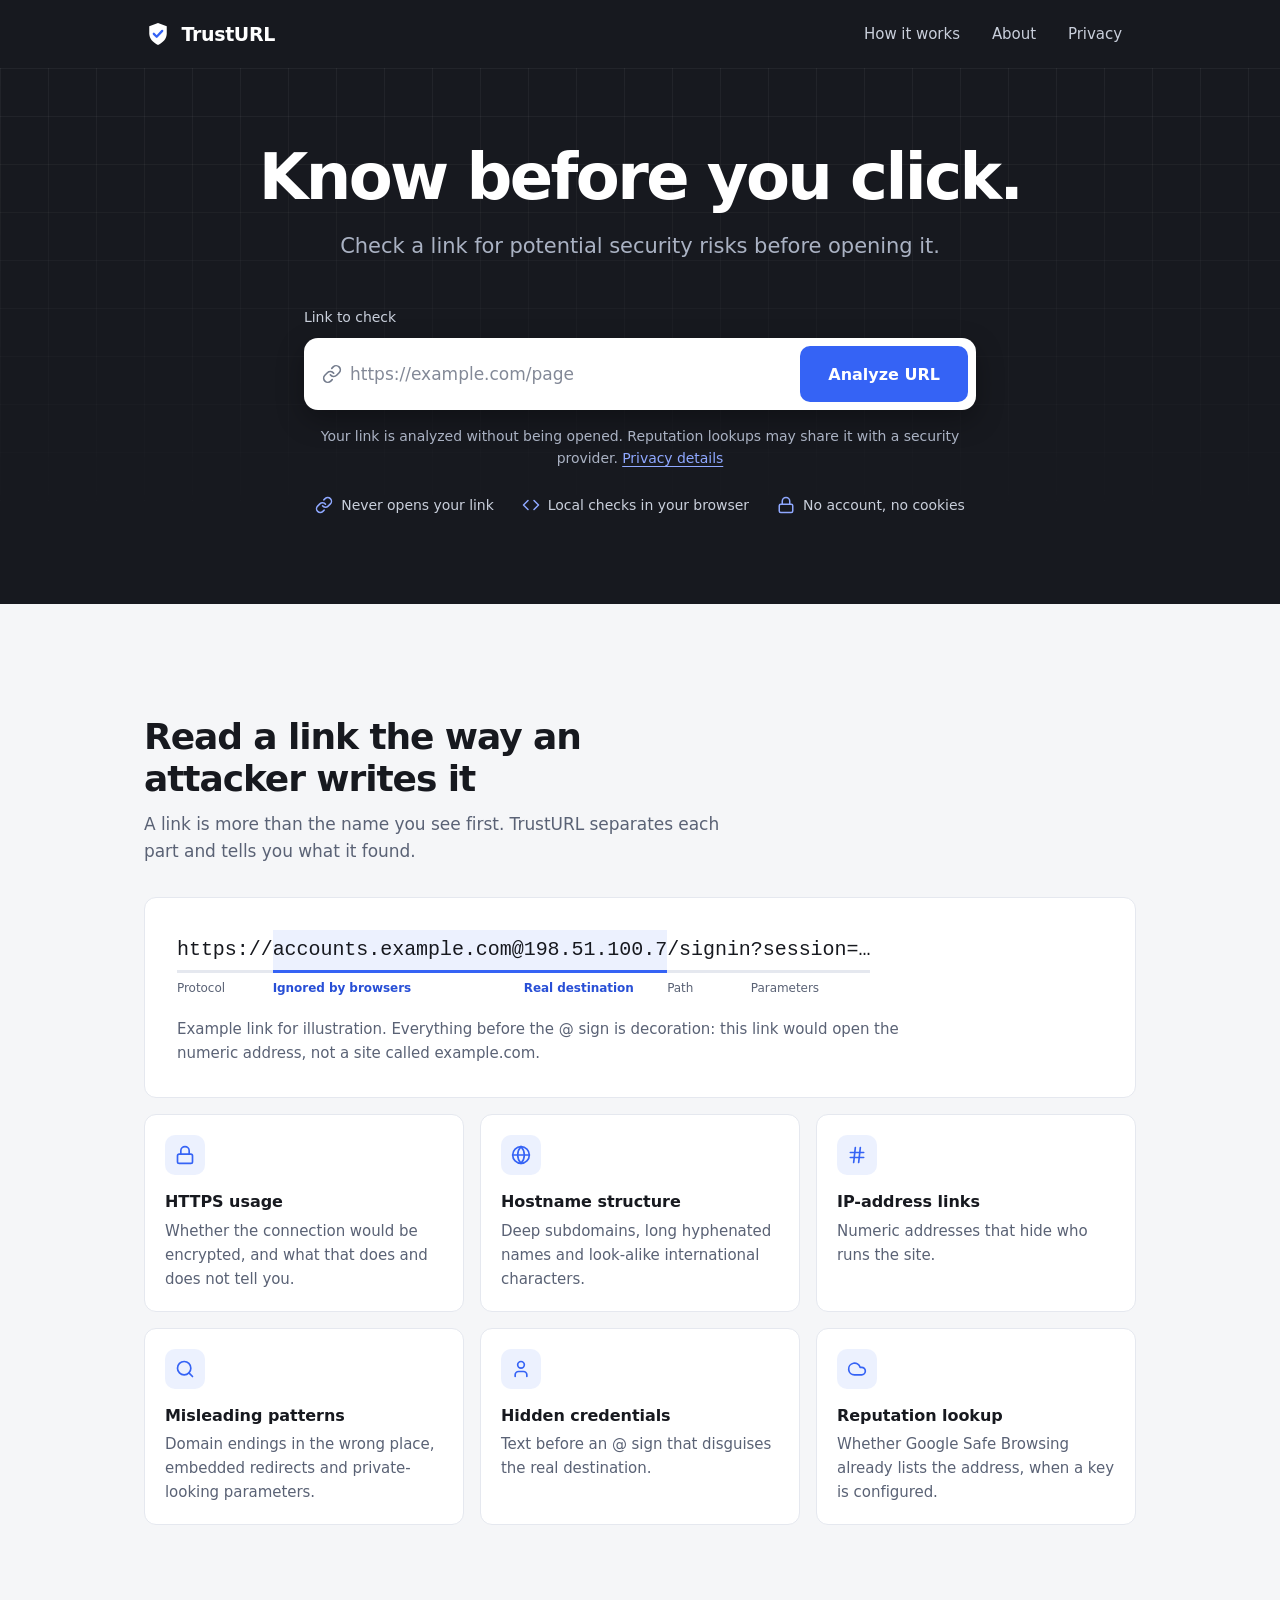
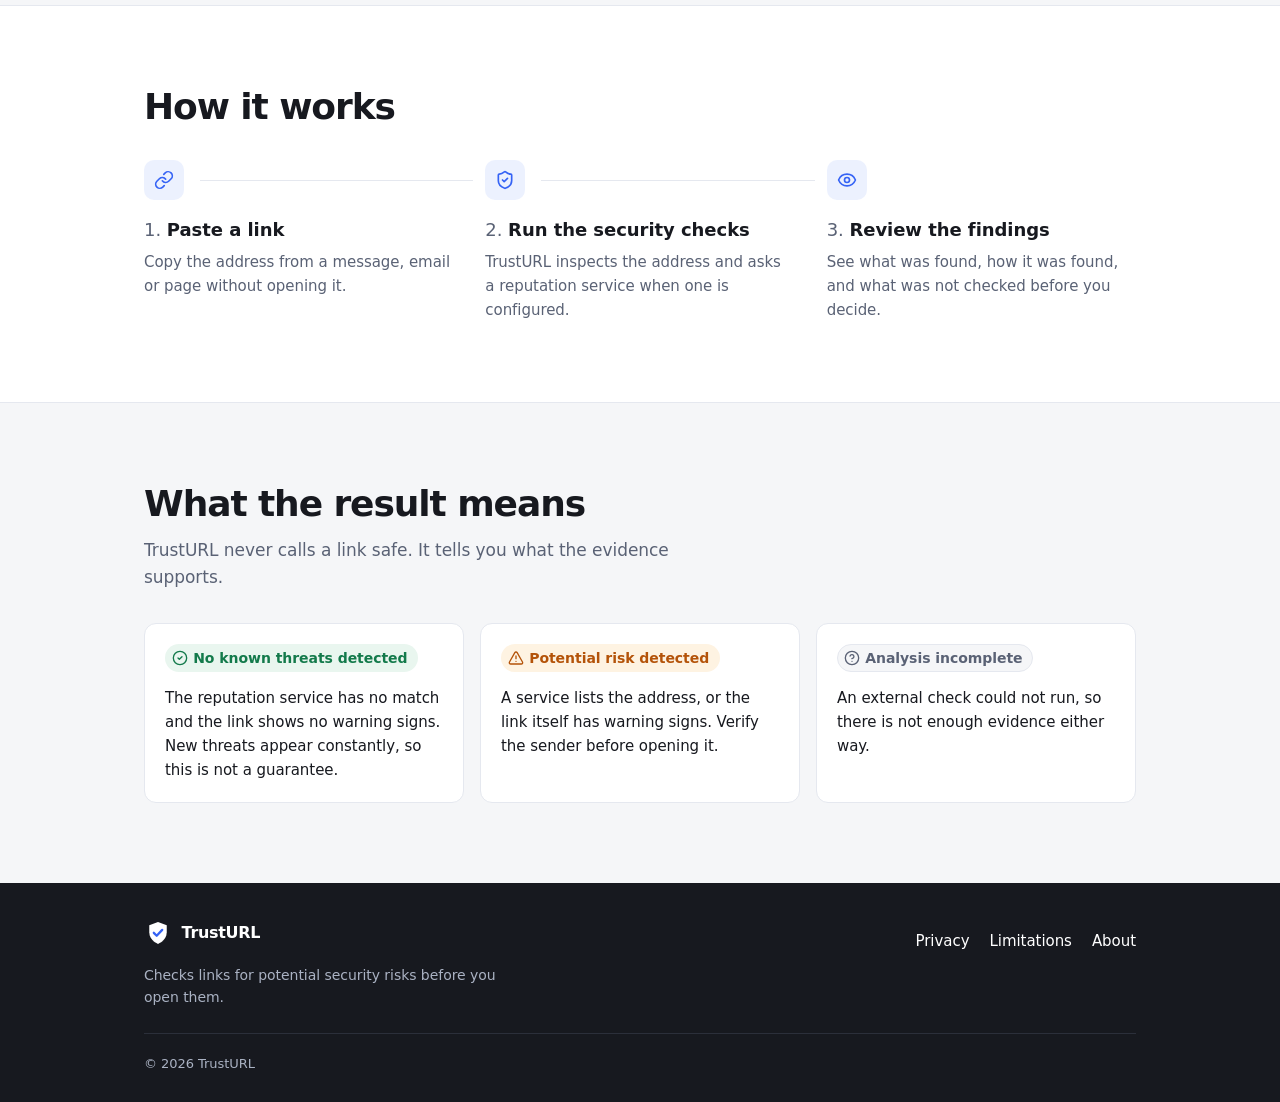
<file: index.html>
<!doctype html>
<html lang="en">
<head>
<meta charset="utf-8">
<meta name="viewport" content="width=device-width, initial-scale=1">
<title>TrustURL: Know before you click</title>
<meta name="description" content="Check a link for potential security risks before opening it.">
<link rel="icon" href="assets/icons/logo.svg" type="image/svg+xml">
<link rel="stylesheet" href="assets/css/styles.css">
<script type="module" src="assets/js/app.js"></script>
</head>
<body>
<a class="skip-link" href="#main">Skip to content</a>
<header class="site-header">
  <div class="container">
    <a class="brand" href="index.html"><img src="assets/icons/logo-light.svg" alt="" width="28" height="28"><span>TrustURL</span></a>
    <nav class="nav" aria-label="Main">
      <a href="index.html#how-it-works">How it works</a>
      <a href="about.html">About</a>
      <a href="privacy.html">Privacy</a>
    </nav>
  </div>
</header>
<main id="main">
  <section class="hero" aria-labelledby="page-title">
    <div class="narrow">
      <h1 id="page-title">Know before you click.</h1>
      <p class="lede">Check a link for potential security risks before opening it.</p>
      <form id="url-form" class="analyzer" novalidate>
        <label for="url-input">Link to check</label>
        <div class="field-row">
          <span class="field-icon" aria-hidden="true"><svg class="icon" viewBox="0 0 24 24" aria-hidden="true" focusable="false"><path d="M10 13a5 5 0 0 0 7.54.54l3-3a5 5 0 0 0-7.07-7.07l-1.72 1.71"/><path d="M14 11a5 5 0 0 0-7.54-.54l-3 3a5 5 0 0 0 7.07 7.07l1.71-1.71"/></svg></span>
          <input id="url-input" name="url" type="text" inputmode="url" autocomplete="off" autocapitalize="off" autocorrect="off" spellcheck="false" maxlength="2048" placeholder="https://example.com/page" aria-describedby="url-help url-error">
          <button id="analyze-btn" class="btn" type="submit"><span class="btn-icon" aria-hidden="true"></span><span class="btn-label">Analyze URL</span></button>
        </div>
        <p id="url-error" class="error" role="alert" hidden></p>
        <p id="url-help" class="helper">Your link is analyzed without being opened. Reputation lookups may share it with a security provider. <a href="privacy.html">Privacy details</a></p>
      </form>
      <ul class="trust">
        <li><svg class="icon" viewBox="0 0 24 24" aria-hidden="true" focusable="false"><path d="M10 13a5 5 0 0 0 7.54.54l3-3a5 5 0 0 0-7.07-7.07l-1.72 1.71"/><path d="M14 11a5 5 0 0 0-7.54-.54l-3 3a5 5 0 0 0 7.07 7.07l1.71-1.71"/></svg>Never opens your link</li>
        <li><svg class="icon" viewBox="0 0 24 24" aria-hidden="true" focusable="false"><path d="m16 18 6-6-6-6"/><path d="m8 6-6 6 6 6"/></svg>Local checks in your browser</li>
        <li><svg class="icon" viewBox="0 0 24 24" aria-hidden="true" focusable="false"><path d="M5 11h14a2 2 0 0 1 2 2v7a2 2 0 0 1-2 2H5a2 2 0 0 1-2-2v-7a2 2 0 0 1 2-2z"/><path d="M7 11V7a5 5 0 0 1 10 0v4"/></svg>No account, no cookies</li>
      </ul>
    </div>
  </section>
  <p id="status" class="visually-hidden" role="status" aria-live="polite"></p>
  <div class="report-wrap">
    <div id="report" class="report" tabindex="-1" aria-label="Analysis report" hidden></div>
  </div>

  <section id="what-we-check" class="section" aria-labelledby="check-title">
    <div class="container">
      <div class="section-head">
        <h2 id="check-title" class="section-title">Read a link the way an attacker writes it</h2>
        <p class="section-intro">A link is more than the name you see first. TrustURL separates each part and tells you what it found.</p>
      </div>
      <div class="anatomy">
        <div class="url-line" role="img" aria-label="Example link split into protocol, text before the at sign, real destination, path and parameters">
          <span class="seg"><code>https://</code><small>Protocol</small></span>
          <span class="seg is-key"><code>accounts.example.com@</code><small>Ignored by browsers</small></span>
          <span class="seg is-key"><code>198.51.100.7</code><small>Real destination</small></span>
          <span class="seg"><code>/signin</code><small>Path</small></span>
          <span class="seg"><code>?session=&hellip;</code><small>Parameters</small></span>
        </div>
        <p class="anatomy-note">Example link for illustration. Everything before the @ sign is decoration: this link would open the numeric address, not a site called example.com.</p>
      </div>
      <ul class="features">
        <li class="feature"><span class="tile"><svg class="icon" viewBox="0 0 24 24" aria-hidden="true" focusable="false"><path d="M5 11h14a2 2 0 0 1 2 2v7a2 2 0 0 1-2 2H5a2 2 0 0 1-2-2v-7a2 2 0 0 1 2-2z"/><path d="M7 11V7a5 5 0 0 1 10 0v4"/></svg></span><h3>HTTPS usage</h3><p>Whether the connection would be encrypted, and what that does and does not tell you.</p></li>
        <li class="feature"><span class="tile"><svg class="icon" viewBox="0 0 24 24" aria-hidden="true" focusable="false"><path d="M22 12a10 10 0 1 1-20 0 10 10 0 0 1 20 0z"/><path d="M12 2a14.5 14.5 0 0 0 0 20 14.5 14.5 0 0 0 0-20"/><path d="M2 12h20"/></svg></span><h3>Hostname structure</h3><p>Deep subdomains, long hyphenated names and look-alike international characters.</p></li>
        <li class="feature"><span class="tile"><svg class="icon" viewBox="0 0 24 24" aria-hidden="true" focusable="false"><path d="M4 9h16"/><path d="M4 15h16"/><path d="M10 3 8 21"/><path d="M16 3l-2 18"/></svg></span><h3>IP-address links</h3><p>Numeric addresses that hide who runs the site.</p></li>
        <li class="feature"><span class="tile"><svg class="icon" viewBox="0 0 24 24" aria-hidden="true" focusable="false"><path d="M19 11a8 8 0 1 1-16 0 8 8 0 0 1 16 0z"/><path d="m21 21-4.3-4.3"/></svg></span><h3>Misleading patterns</h3><p>Domain endings in the wrong place, embedded redirects and private-looking parameters.</p></li>
        <li class="feature"><span class="tile"><svg class="icon" viewBox="0 0 24 24" aria-hidden="true" focusable="false"><path d="M19 21v-2a4 4 0 0 0-4-4H9a4 4 0 0 0-4 4v2"/><path d="M16 7a4 4 0 1 1-8 0 4 4 0 0 1 8 0z"/></svg></span><h3>Hidden credentials</h3><p>Text before an @ sign that disguises the real destination.</p></li>
        <li class="feature"><span class="tile"><svg class="icon" viewBox="0 0 24 24" aria-hidden="true" focusable="false"><path d="M17.5 19H9a7 7 0 1 1 6.71-9h1.79a4.5 4.5 0 1 1 0 9Z"/></svg></span><h3>Reputation lookup</h3><p>Whether Google Safe Browsing already lists the address, when a key is configured.</p></li>
      </ul>
    </div>
  </section>

  <section id="how-it-works" class="section alt" aria-labelledby="how-title">
    <div class="container">
      <div class="section-head"><h2 id="how-title" class="section-title">How it works</h2></div>
      <ol class="steps">
        <li class="step"><span class="tile"><svg class="icon" viewBox="0 0 24 24" aria-hidden="true" focusable="false"><path d="M10 13a5 5 0 0 0 7.54.54l3-3a5 5 0 0 0-7.07-7.07l-1.72 1.71"/><path d="M14 11a5 5 0 0 0-7.54-.54l-3 3a5 5 0 0 0 7.07 7.07l1.71-1.71"/></svg></span><h3>Paste a link</h3><p>Copy the address from a message, email or page without opening it.</p></li>
        <li class="step"><span class="tile"><svg class="icon" viewBox="0 0 24 24" aria-hidden="true" focusable="false"><path d="M20 13c0 5-3.5 7.5-7.66 8.95a1 1 0 0 1-.67-.01C7.5 20.5 4 18 4 13V6a1 1 0 0 1 1-1c2 0 4.5-1.2 6.24-2.72a1.17 1.17 0 0 1 1.52 0C14.51 3.81 17 5 19 5a1 1 0 0 1 1 1z"/><path d="m9 12 2 2 4-4"/></svg></span><h3>Run the security checks</h3><p>TrustURL inspects the address and asks a reputation service when one is configured.</p></li>
        <li class="step"><span class="tile"><svg class="icon" viewBox="0 0 24 24" aria-hidden="true" focusable="false"><path d="M2.06 12.35a1 1 0 0 1 0-.7 10.75 10.75 0 0 1 19.88 0 1 1 0 0 1 0 .7 10.75 10.75 0 0 1-19.88 0"/><path d="M15 12a3 3 0 1 1-6 0 3 3 0 0 1 6 0z"/></svg></span><h3>Review the findings</h3><p>See what was found, how it was found, and what was not checked before you decide.</p></li>
      </ol>
    </div>
  </section>

  <section class="section" aria-labelledby="result-title">
    <div class="container">
      <div class="section-head">
        <h2 id="result-title" class="section-title">What the result means</h2>
        <p class="section-intro">TrustURL never calls a link safe. It tells you what the evidence supports.</p>
      </div>
      <ul class="outcomes">
        <li class="outcome"><span class="badge is-ok"><svg class="icon" viewBox="0 0 24 24" aria-hidden="true" focusable="false"><path d="M22 12a10 10 0 1 1-20 0 10 10 0 0 1 20 0z"/><path d="m9 12 2 2 4-4"/></svg>No known threats detected</span><p>The reputation service has no match and the link shows no warning signs. New threats appear constantly, so this is not a guarantee.</p></li>
        <li class="outcome"><span class="badge is-warn"><svg class="icon" viewBox="0 0 24 24" aria-hidden="true" focusable="false"><path d="m21.73 18-8-14a2 2 0 0 0-3.48 0l-8 14A2 2 0 0 0 4 21h16a2 2 0 0 0 1.73-3"/><path d="M12 9v4"/><path d="M12 17h.01"/></svg>Potential risk detected</span><p>A service lists the address, or the link itself has warning signs. Verify the sender before opening it.</p></li>
        <li class="outcome"><span class="badge"><svg class="icon" viewBox="0 0 24 24" aria-hidden="true" focusable="false"><path d="M22 12a10 10 0 1 1-20 0 10 10 0 0 1 20 0z"/><path d="M9.09 9a3 3 0 0 1 5.83 1c0 2-3 3-3 3"/><path d="M12 17h.01"/></svg>Analysis incomplete</span><p>An external check could not run, so there is not enough evidence either way.</p></li>
      </ul>
    </div>
  </section>
</main>
<footer class="site-footer">
  <div class="container">
    <div class="footer-top">
      <div class="footer-brand">
        <a class="brand" href="index.html"><img src="assets/icons/logo-light.svg" alt="" width="24" height="24"><span>TrustURL</span></a>
        <p>Checks links for potential security risks before you open them.</p>
      </div>
      <nav class="footer-links" aria-label="Footer">
        <a href="privacy.html">Privacy</a>
        <a href="about.html#limitations">Limitations</a>
        <a href="about.html">About</a>
      </nav>
    </div>
    <p class="copyright">&copy; <span data-year>2026</span> TrustURL</p>
  </div>
</footer>
</body>
</html>
</file>
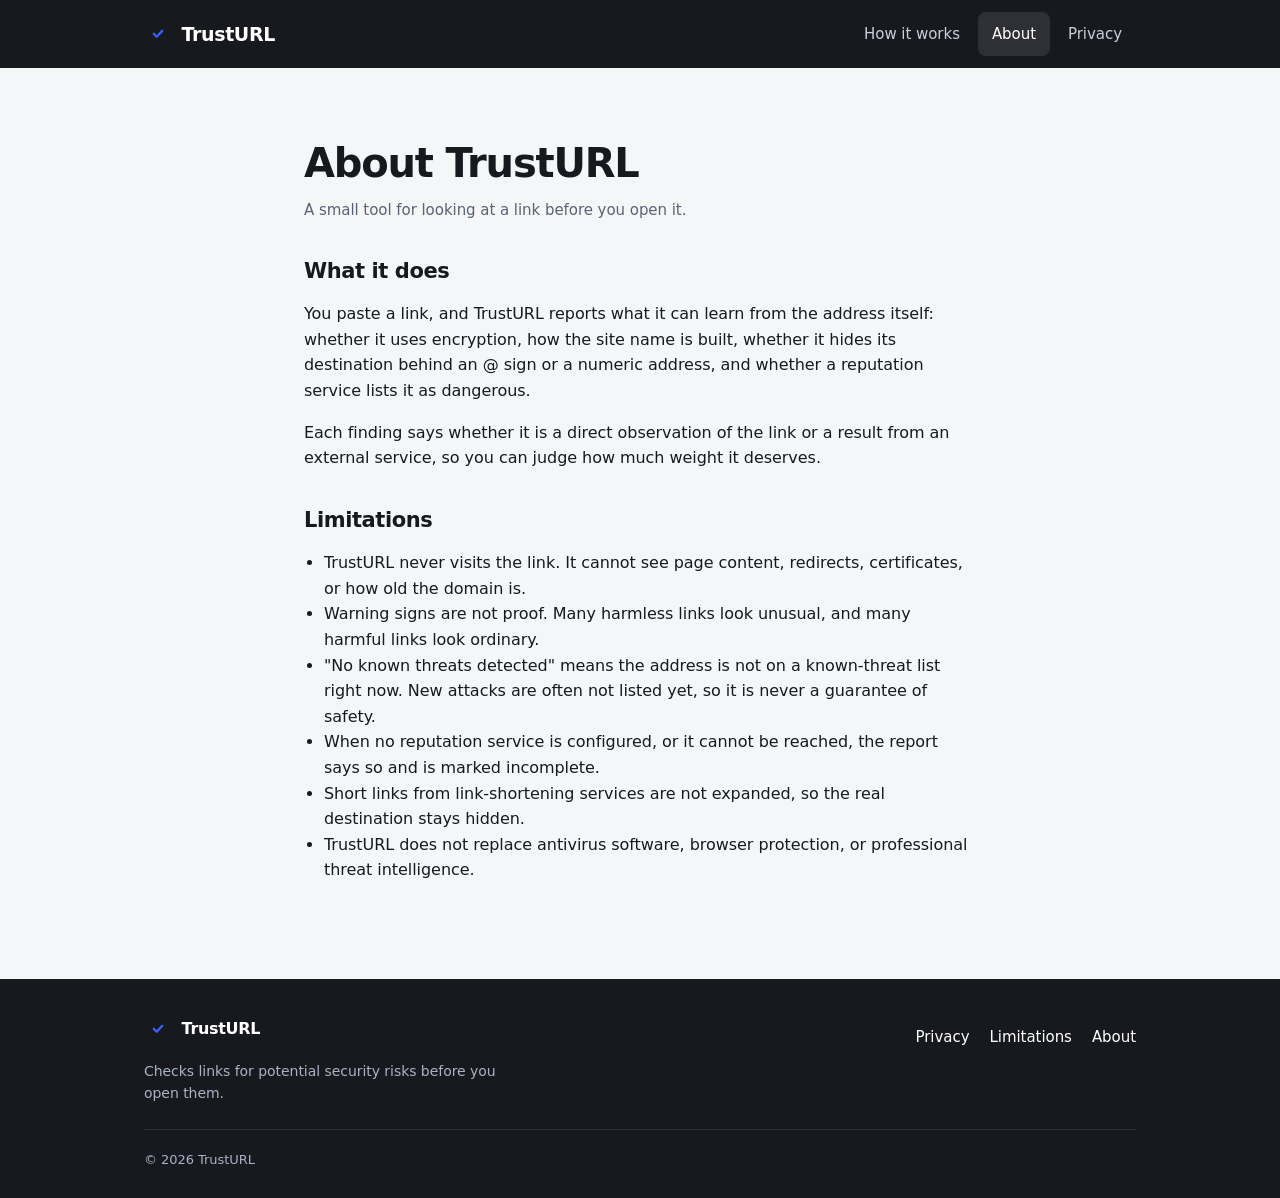
<file: about.html>
<!doctype html>
<html lang="en">
<head>
<meta charset="utf-8">
<meta name="viewport" content="width=device-width, initial-scale=1">
<title>About TrustURL</title>
<meta name="description" content="What TrustURL checks and what it cannot tell you.">
<link rel="icon" href="assets/icons/logo.svg" type="image/svg+xml">
<link rel="stylesheet" href="assets/css/styles.css">
<script type="module" src="assets/js/common.js"></script>
</head>
<body>
<a class="skip-link" href="#main">Skip to content</a>
<header class="site-header">
  <div class="container">
    <a class="brand" href="index.html"><img src="assets/icons/logo.svg" alt="" width="28" height="28"><span>TrustURL</span></a>
    <nav class="nav" aria-label="Main">
      <a href="index.html#how-it-works">How it works</a>
      <a href="about.html" aria-current="page">About</a>
      <a href="privacy.html">Privacy</a>
    </nav>
  </div>
</header>
<main id="main" class="page">
  <article class="prose">
    <h1>About TrustURL</h1>
    <p class="meta">A small tool for looking at a link before you open it.</p>
    <h2>What it does</h2>
    <p>You paste a link, and TrustURL reports what it can learn from the address itself: whether it uses encryption, how the site name is built, whether it hides its destination behind an @ sign or a numeric address, and whether a reputation service lists it as dangerous.</p>
    <p>Each finding says whether it is a direct observation of the link or a result from an external service, so you can judge how much weight it deserves.</p>
    <h2 id="limitations">Limitations</h2>
    <ul>
      <li>TrustURL never visits the link. It cannot see page content, redirects, certificates, or how old the domain is.</li>
      <li>Warning signs are not proof. Many harmless links look unusual, and many harmful links look ordinary.</li>
      <li>"No known threats detected" means the address is not on a known-threat list right now. New attacks are often not listed yet, so it is never a guarantee of safety.</li>
      <li>When no reputation service is configured, or it cannot be reached, the report says so and is marked incomplete.</li>
      <li>Short links from link-shortening services are not expanded, so the real destination stays hidden.</li>
      <li>TrustURL does not replace antivirus software, browser protection, or professional threat intelligence.</li>
    </ul>
  </article>
</main>
<footer class="site-footer">
  <div class="container">
    <div class="footer-top">
      <div class="footer-brand">
        <a class="brand" href="index.html"><img src="assets/icons/logo.svg" alt="" width="24" height="24"><span>TrustURL</span></a>
        <p>Checks links for potential security risks before you open them.</p>
      </div>
      <nav class="footer-links" aria-label="Footer">
        <a href="privacy.html">Privacy</a>
        <a href="about.html#limitations">Limitations</a>
        <a href="about.html">About</a>
      </nav>
    </div>
    <p class="copyright">&copy; <span data-year>2026</span> TrustURL</p>
  </div>
</footer>
</body>
</html>
</file>
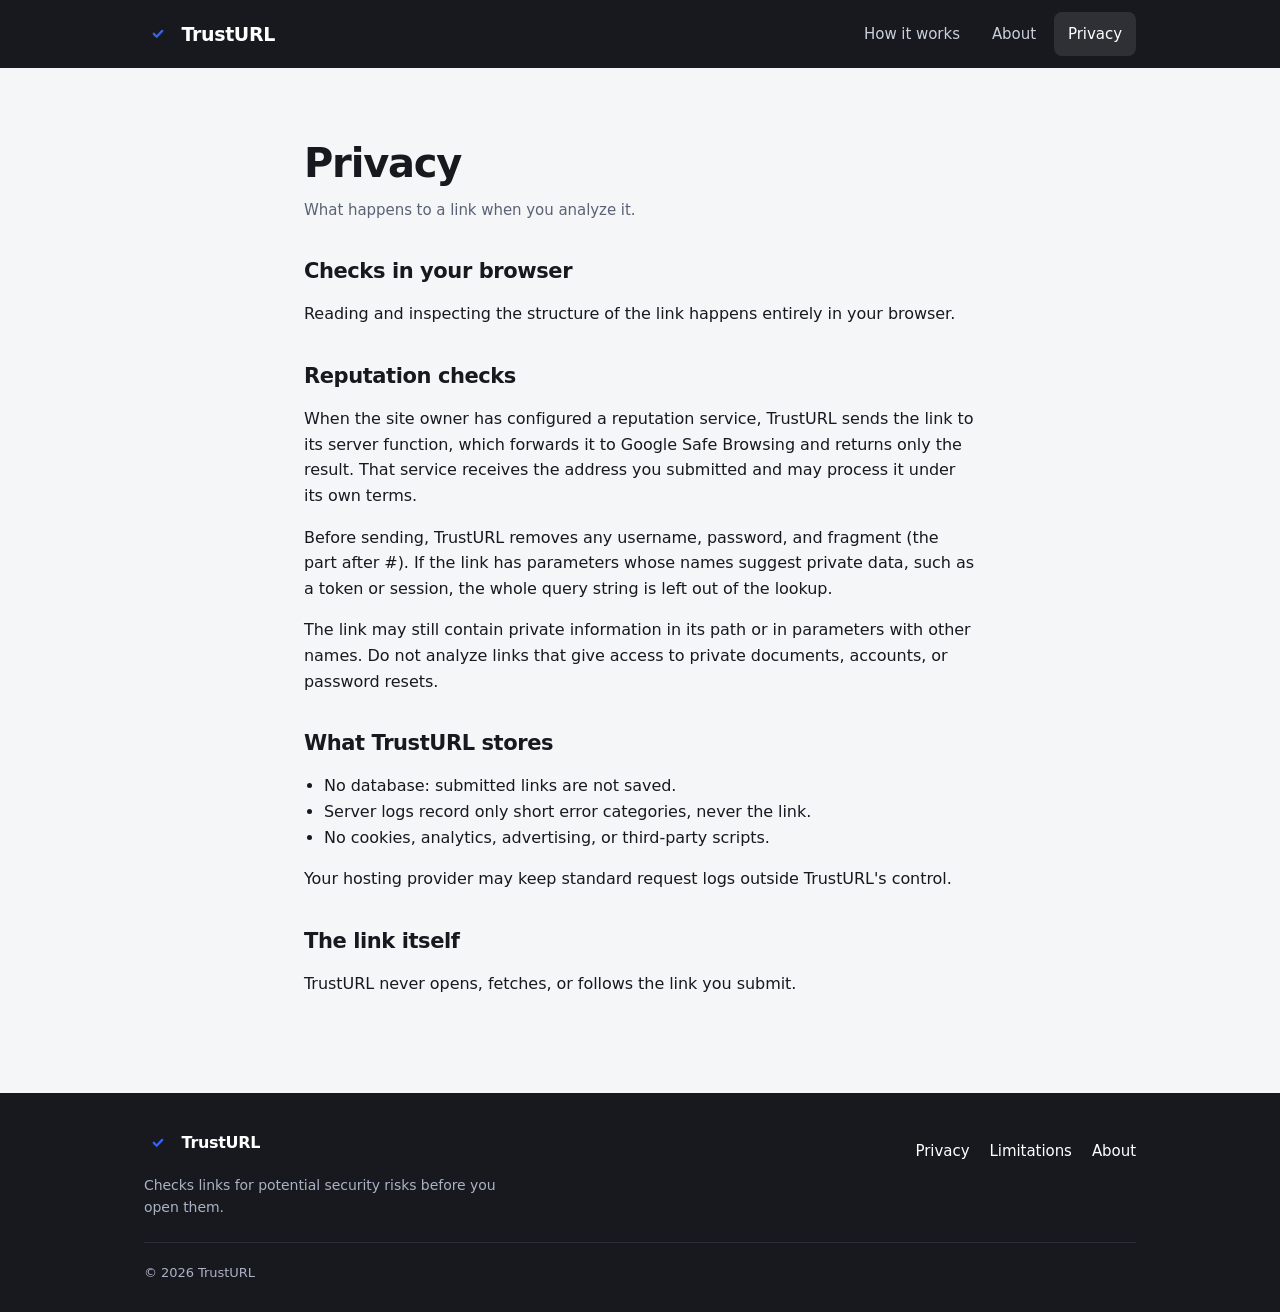
<file: privacy.html>
<!doctype html>
<html lang="en">
<head>
<meta charset="utf-8">
<meta name="viewport" content="width=device-width, initial-scale=1">
<title>Privacy | TrustURL</title>
<meta name="description" content="How TrustURL handles the links you submit.">
<link rel="icon" href="assets/icons/logo.svg" type="image/svg+xml">
<link rel="stylesheet" href="assets/css/styles.css">
<script type="module" src="assets/js/common.js"></script>
</head>
<body>
<a class="skip-link" href="#main">Skip to content</a>
<header class="site-header">
  <div class="container">
    <a class="brand" href="index.html"><img src="assets/icons/logo.svg" alt="" width="28" height="28"><span>TrustURL</span></a>
    <nav class="nav" aria-label="Main">
      <a href="index.html#how-it-works">How it works</a>
      <a href="about.html">About</a>
      <a href="privacy.html" aria-current="page">Privacy</a>
    </nav>
  </div>
</header>
<main id="main" class="page">
  <article class="prose">
    <h1>Privacy</h1>
    <p class="meta">What happens to a link when you analyze it.</p>
    <h2>Checks in your browser</h2>
    <p>Reading and inspecting the structure of the link happens entirely in your browser.</p>
    <h2>Reputation checks</h2>
    <p>When the site owner has configured a reputation service, TrustURL sends the link to its server function, which forwards it to Google Safe Browsing and returns only the result. That service receives the address you submitted and may process it under its own terms.</p>
    <p>Before sending, TrustURL removes any username, password, and fragment (the part after #). If the link has parameters whose names suggest private data, such as a token or session, the whole query string is left out of the lookup.</p>
    <p>The link may still contain private information in its path or in parameters with other names. Do not analyze links that give access to private documents, accounts, or password resets.</p>
    <h2>What TrustURL stores</h2>
    <ul>
      <li>No database: submitted links are not saved.</li>
      <li>Server logs record only short error categories, never the link.</li>
      <li>No cookies, analytics, advertising, or third-party scripts.</li>
    </ul>
    <p>Your hosting provider may keep standard request logs outside TrustURL's control.</p>
    <h2>The link itself</h2>
    <p>TrustURL never opens, fetches, or follows the link you submit.</p>
  </article>
</main>
<footer class="site-footer">
  <div class="container">
    <div class="footer-top">
      <div class="footer-brand">
        <a class="brand" href="index.html"><img src="assets/icons/logo.svg" alt="" width="24" height="24"><span>TrustURL</span></a>
        <p>Checks links for potential security risks before you open them.</p>
      </div>
      <nav class="footer-links" aria-label="Footer">
        <a href="privacy.html">Privacy</a>
        <a href="about.html#limitations">Limitations</a>
        <a href="about.html">About</a>
      </nav>
    </div>
    <p class="copyright">&copy; <span data-year>2026</span> TrustURL</p>
  </div>
</footer>
</body>
</html>
</file>
<file: assets/css/styles.css>
/* TrustURL styles. Brand colors are defined once in :root and reused everywhere. */
:root {
  --graphite: #17191F;
  --bg: #F5F6F8;
  --blue: #3563F5;
  --blue-dark: #284FD6;
  --white: #FFFFFF;
  --gray: #737B8C;        /* secondary gray: icons, decorative text */
  --gray-text: #5A6275;   /* darker step of the same gray for small text (WCAG AA on #F5F6F8) */
  --border: #E5E8EF;
  --on-dark: #C9CFDB;     /* text on graphite */
  --on-dark-muted: #AAB2C3;
  --link-dark: #8FA8FF;
  --blue-tint: rgba(53, 99, 245, .09);
  --ok-line: #BFE3D0; --warn-line: #F6D9AE; --risk-line: #F3C1BC;

  /* Security status colors: used only for findings, always paired with a text label. */
  --ok: #137A4B;  --ok-bg: #E9F6EF;
  --warn: #B45309; --warn-bg: #FEF3E2;
  --risk: #B42318; --risk-bg: #FDECEA;

  --font: Inter, ui-sans-serif, system-ui, -apple-system, "Segoe UI", Roboto, "Helvetica Neue", Arial, sans-serif;
  --radius: 8px;
  --space: 1rem;
  --wrap: 62rem;
  --narrow: 40rem;
}

*, *::before, *::after { box-sizing: border-box; }
html { -webkit-text-size-adjust: 100%; scroll-behavior: smooth; }
body {
  margin: 0; background: var(--bg); color: var(--graphite);
  font: 400 1rem/1.6 var(--font); letter-spacing: -0.003em;
  min-height: 100vh; display: flex; flex-direction: column;
  overflow-wrap: anywhere;
}
main { flex: 1; }
img, svg { max-width: 100%; }
a { color: var(--blue); text-underline-offset: 0.18em; }
a:hover { color: var(--blue-dark); }
:focus-visible { outline: 3px solid var(--blue); outline-offset: 2px; border-radius: 4px; }
.visually-hidden { position: absolute; width: 1px; height: 1px; overflow: hidden; clip: rect(0 0 0 0); white-space: nowrap; }
.skip-link { position: absolute; left: 1rem; top: -4rem; background: var(--graphite); color: var(--white); padding: .6rem 1rem; border-radius: var(--radius); z-index: 10; }
.skip-link:focus { top: 1rem; color: var(--white); }

.container { width: min(100% - 2rem, var(--wrap)); margin-inline: auto; }
.narrow { width: min(100% - 2rem, var(--narrow)); margin-inline: auto; }

.icon { width: 1.25rem; height: 1.25rem; flex: none; fill: none; stroke: currentColor; stroke-width: 2; stroke-linecap: round; stroke-linejoin: round; }

/* Header (graphite, continuous with the hero) */
.site-header { background: var(--graphite); }
.site-header .container { display: flex; align-items: center; justify-content: space-between; gap: 1rem; min-height: 4.25rem; flex-wrap: wrap; padding-block: .5rem; }
.brand { display: inline-flex; align-items: center; gap: .6rem; color: var(--white); text-decoration: none; font-weight: 650; font-size: 1.1875rem; letter-spacing: -0.02em; }
.brand:hover { color: var(--white); }
.brand img { width: 1.75rem; height: 1.75rem; display: block; }
.nav { display: flex; gap: .25rem; flex-wrap: wrap; }
.nav a { color: var(--on-dark); text-decoration: none; font-size: .9375rem; font-weight: 500; padding: .6rem .875rem; border-radius: var(--radius); min-height: 2.75rem; display: inline-flex; align-items: center; }
.nav a:hover { background: rgba(255, 255, 255, .08); color: var(--white); }
.nav a[aria-current="page"] { color: var(--white); background: rgba(255, 255, 255, .1); }
.site-header :focus-visible { outline-color: var(--link-dark); }

/* Hero: the URL bar is the product */
.hero { position: relative; overflow: hidden; background: var(--graphite); color: var(--white); text-align: center; padding: clamp(2.5rem, 7vw, 4.75rem) 0 clamp(3rem, 8vw, 5.5rem); }
.hero::before { content: ""; position: absolute; inset: 0; pointer-events: none;
  background-image: linear-gradient(rgba(255,255,255,.05) 1px, transparent 1px), linear-gradient(90deg, rgba(255,255,255,.05) 1px, transparent 1px);
  background-size: 48px 48px;
  -webkit-mask-image: linear-gradient(to bottom, #000, transparent 90%); mask-image: linear-gradient(to bottom, #000, transparent 90%); }
.hero > * { position: relative; }
.hero :focus-visible { outline-color: var(--link-dark); }
h1 { margin: 0; font-size: clamp(2.375rem, 7vw, 4rem); line-height: 1.04; font-weight: 700; letter-spacing: -0.04em; }
.lede { margin: 1.25rem auto 0; max-width: 40rem; color: var(--on-dark-muted); font-size: clamp(1.0625rem, 2.4vw, 1.3125rem); line-height: 1.5; }
.hero .narrow { width: min(100% - 2rem, 52rem); }
.analyzer { margin: clamp(2rem, 5vw, 2.75rem) auto 0; max-width: 42rem; text-align: left; }
.analyzer label { display: block; font-size: .875rem; font-weight: 500; color: var(--on-dark); margin-bottom: .625rem; }
.field-row { display: flex; align-items: center; gap: .5rem; padding: .5rem .5rem .5rem 1.125rem; background: var(--white); border-radius: 14px; box-shadow: 0 10px 28px rgba(0, 0, 0, .3); transition: box-shadow .15s; }
.field-row:focus-within { box-shadow: 0 0 0 4px rgba(53, 99, 245, .6), 0 10px 28px rgba(0, 0, 0, .3); }
.field-row:has(input[aria-invalid="true"]) { box-shadow: 0 0 0 3px var(--risk), 0 10px 28px rgba(0, 0, 0, .3); }
.field-icon { display: flex; color: var(--gray); }
.field-row input { flex: 1; min-width: 0; height: 3.5rem; padding: 0; font: inherit; font-size: 1.0625rem; color: var(--graphite); background: transparent; border: 0; outline: none; }
.field-row input::placeholder { color: var(--gray-text); opacity: .75; }
.btn { display: inline-flex; align-items: center; justify-content: center; gap: .5rem; height: 3.5rem; min-width: 10rem; padding: 0 1.75rem; font: inherit; font-weight: 600; color: var(--white); background: var(--blue); border: 0; border-radius: 10px; cursor: pointer; transition: background-color .15s; }
.btn:hover { background: var(--blue-dark); }
.btn:active { background: #1F3FB0; transform: translateY(1px); }
.btn:disabled { cursor: progress; background: var(--blue); opacity: .75; }
.btn .btn-icon { display: none; }
.btn.is-loading .btn-icon { display: inline-flex; }
.spin { animation: spin .9s linear infinite; }
@keyframes spin { to { transform: rotate(360deg); } }
.error { display: block; width: fit-content; max-width: 100%; margin: .875rem 0 0; padding: .5rem .875rem; background: var(--risk-bg); color: var(--risk); border-radius: var(--radius); font-size: .9375rem; font-weight: 500; }
.error[hidden] { display: none; }
.helper { margin: 1rem 0 0; color: var(--on-dark-muted); font-size: .875rem; line-height: 1.55; text-align: center; }
.helper a { color: var(--link-dark); }
.trust { list-style: none; margin: 1.5rem 0 0; padding: 0; display: flex; justify-content: center; flex-wrap: wrap; gap: .5rem 1.75rem; color: var(--on-dark); font-size: .875rem; }
.trust li { display: inline-flex; align-items: center; gap: .5rem; }
.trust .icon { color: var(--link-dark); width: 1.125rem; height: 1.125rem; }

/* Report */
.report-wrap { width: min(100% - 2rem, var(--wrap)); margin: 2rem auto 0; }
.report { display: grid; gap: 1.25rem; outline: none; padding-bottom: 1rem; }
.report[hidden] { display: none; }
.verdict { display: flex; gap: 1.25rem; align-items: flex-start; padding: clamp(1.25rem, 3vw, 2rem); background: var(--white); border: 1px solid var(--border); border-radius: 12px; }
.verdict-icon { flex: none; display: grid; place-items: center; width: 3.5rem; height: 3.5rem; border-radius: 12px; background: var(--white); border: 1px solid var(--border); color: var(--gray-text); }
.verdict-icon .icon { width: 1.875rem; height: 1.875rem; }
.verdict.tone-ok { background: var(--ok-bg); border-color: var(--ok-line); } .tone-ok .verdict-icon { color: var(--ok); border-color: var(--ok-line); }
.verdict.tone-warn { background: var(--warn-bg); border-color: var(--warn-line); } .tone-warn .verdict-icon { color: var(--warn); border-color: var(--warn-line); }
.verdict.tone-risk { background: var(--risk-bg); border-color: var(--risk-line); } .tone-risk .verdict-icon { color: var(--risk); border-color: var(--risk-line); }
.section-label { margin: 0 0 .125rem; font-size: .875rem; color: var(--gray-text); font-weight: 500; }
.overall-title { margin: 0; font-size: clamp(1.5rem, 4vw, 2.125rem); line-height: 1.15; font-weight: 700; letter-spacing: -0.03em; }
.verdict-summary { margin: .75rem 0 0; max-width: 44rem; }
.chips { display: flex; flex-wrap: wrap; gap: .5rem; margin: 1.125rem 0 0; padding: 0; list-style: none; }
.chip { padding: .25rem .75rem; border-radius: 999px; background: var(--white); border: 1px solid var(--border); font-size: .8125rem; font-weight: 600; color: var(--graphite); }
.group-title { margin: .75rem 0 -.25rem; font-size: 1.25rem; font-weight: 650; letter-spacing: -0.02em; }
.checks { list-style: none; margin: 0; padding: 0; display: grid; grid-template-columns: repeat(2, minmax(0, 1fr)); gap: 1rem; }
.check { display: flex; flex-direction: column; gap: .75rem; padding: 1.25rem; background: var(--white); border: 1px solid var(--border); border-radius: 12px; }
.check-top { display: flex; gap: .875rem; align-items: center; }
.tile { flex: none; display: grid; place-items: center; width: 2.5rem; height: 2.5rem; border-radius: 10px; background: var(--bg); color: var(--gray-text); }
.check-heading { min-width: 0; display: flex; flex-direction: column; align-items: flex-start; gap: .25rem; }
.check-title { margin: 0; font-size: 1rem; font-weight: 600; line-height: 1.3; }
.check-summary { margin: 0; color: var(--graphite); font-size: .9375rem; }
.check-source { margin: auto 0 0; display: flex; align-items: center; gap: .375rem; color: var(--gray-text); font-size: .8125rem; }
.check-source .icon { width: .9375rem; height: .9375rem; }
.badge { display: inline-flex; align-items: center; gap: .3rem; padding: .125rem .6rem .125rem .4rem; border-radius: 999px; font-size: .8125rem; font-weight: 600; background: var(--bg); color: var(--gray-text); border: 1px solid var(--border); }
.badge .icon { width: 1rem; height: 1rem; }
.status-info .tile { background: var(--blue-tint); color: var(--blue); }
.status-ok .tile, .status-ok .badge, .badge.is-ok { background: var(--ok-bg); color: var(--ok); }
.status-warn .tile, .status-warn .badge, .badge.is-warn { background: var(--warn-bg); color: var(--warn); }
.status-risk .tile, .status-risk .badge { background: var(--risk-bg); color: var(--risk); }
.status-ok .badge, .status-warn .badge, .status-risk .badge, .badge.is-ok, .badge.is-warn { border-color: transparent; }
.split { display: grid; grid-template-columns: minmax(0, 3fr) minmax(0, 2fr); gap: 1rem; }
.card { background: var(--white); border: 1px solid var(--border); border-radius: 12px; padding: clamp(1.125rem, 3vw, 1.5rem); }
.card-title { margin: 0 0 1rem; font-size: 1.0625rem; font-weight: 650; letter-spacing: -0.01em; }
.address { display: flex; align-items: center; justify-content: space-between; gap: .75rem; margin: 0 0 1rem; padding: .5rem .5rem .5rem .875rem; background: var(--bg); border: 1px solid var(--border); border-radius: var(--radius); }
.address code { font-family: ui-monospace, SFMono-Regular, Menlo, Consolas, monospace; font-size: .875rem; word-break: break-all; }
.btn-ghost { flex: none; height: 2.25rem; padding: 0 .875rem; font: inherit; font-size: .875rem; font-weight: 600; color: var(--graphite); background: var(--white); border: 1px solid var(--border); border-radius: 6px; cursor: pointer; }
.btn-ghost:hover { background: var(--bg); border-color: var(--gray); }
.details { margin: 0; }
.detail-row { display: grid; grid-template-columns: 9.5rem 1fr; gap: .25rem 1rem; padding: .625rem 0; border-top: 1px solid var(--border); font-size: .9375rem; }
.detail-row:first-child { border-top: 0; padding-top: 0; }
.detail-row dt { color: var(--gray-text); }
.detail-row dd { margin: 0; font-family: ui-monospace, SFMono-Regular, Menlo, Consolas, monospace; font-size: .875rem; word-break: break-all; }
.next-steps { margin: 0; padding: 0; list-style: none; display: grid; gap: .875rem; }
.next-steps li { display: flex; gap: .625rem; font-size: .9375rem; }
.next-steps .icon { color: var(--blue); margin-top: .125rem; }

/* Landing sections */
.section { padding: clamp(3rem, 7vw, 5rem) 0; }
.section.alt { background: var(--white); border-block: 1px solid var(--border); }
.section-head { max-width: 38rem; margin-bottom: 2rem; }
h2.section-title { margin: 0; font-size: clamp(1.625rem, 3.8vw, 2.25rem); letter-spacing: -0.03em; line-height: 1.15; }
.section-intro { margin: .75rem 0 0; color: var(--gray-text); font-size: 1.0625rem; }
.anatomy { background: var(--white); border: 1px solid var(--border); border-radius: 12px; padding: clamp(1.25rem, 3vw, 2rem); margin-bottom: 1rem; }
.url-line { display: flex; flex-wrap: wrap; align-items: flex-start; row-gap: 1rem; font-family: ui-monospace, SFMono-Regular, Menlo, Consolas, monospace; font-size: clamp(.9375rem, 2.4vw, 1.25rem); }
.seg { display: flex; flex-direction: column; gap: .5rem; }
.seg code { font: inherit; padding: .25rem 0; border-bottom: 3px solid var(--border); }
.seg small { font-family: var(--font); font-size: .75rem; color: var(--gray-text); line-height: 1.3; }
.seg.is-key code { border-bottom-color: var(--blue); background: var(--blue-tint); }
.seg.is-key small { color: var(--blue-dark); font-weight: 600; }
.anatomy-note { margin: 1.25rem 0 0; color: var(--gray-text); font-size: .9375rem; max-width: 46rem; }
.features { list-style: none; margin: 0; padding: 0; display: grid; grid-template-columns: repeat(3, minmax(0, 1fr)); gap: 1rem; }
.feature { padding: 1.25rem; background: var(--white); border: 1px solid var(--border); border-radius: 12px; }
.feature .tile, .step .tile { background: var(--blue-tint); color: var(--blue); }
.feature h3 { margin: .875rem 0 .25rem; font-size: 1rem; font-weight: 650; }
.feature p { margin: 0; color: var(--gray-text); font-size: .9375rem; }
.steps { list-style: none; margin: 0; padding: 0; display: grid; grid-template-columns: repeat(3, minmax(0, 1fr)); gap: 2rem; counter-reset: step; }
.step { position: relative; }
.step:not(:last-child)::after { content: ""; position: absolute; top: 1.25rem; left: 3.5rem; right: -1.25rem; height: 1px; background: var(--border); }
.step h3 { margin: 1rem 0 .375rem; font-size: 1.125rem; font-weight: 650; }
.step h3::before { counter-increment: step; content: counter(step) ". "; color: var(--gray-text); font-weight: 500; }
.step p { margin: 0; color: var(--gray-text); font-size: .9375rem; }
.outcomes { list-style: none; margin: 0; padding: 0; display: grid; grid-template-columns: repeat(3, minmax(0, 1fr)); gap: 1rem; }
.outcome { padding: 1.25rem; background: var(--white); border: 1px solid var(--border); border-radius: 12px; }
.outcome .badge { font-size: .875rem; }
.outcome p { margin: .75rem 0 0; color: var(--graphite); font-size: .9375rem; }

/* Content pages */
.page { padding: clamp(2.5rem, 7vw, 4.5rem) 0 clamp(3rem, 8vw, 5rem); }
.prose { width: min(100% - 2rem, 42rem); margin-inline: auto; }
.prose h1 { font-size: clamp(1.875rem, 4.5vw, 2.5rem); line-height: 1.15; letter-spacing: -0.03em; }
.prose h2 { margin: 2.25rem 0 .5rem; font-size: 1.3125rem; letter-spacing: -0.02em; line-height: 1.3; }
.prose p, .prose li { color: var(--graphite); }
.prose ul { padding-left: 1.25rem; }
.prose .meta { color: var(--gray-text); font-size: .9375rem; margin-top: .75rem; }
.not-found { text-align: center; }
.not-found .btn { margin-top: 1.5rem; text-decoration: none; }
.not-found .btn:hover { color: var(--white); }

/* Footer */
.site-footer { background: var(--graphite); color: #C9CFDB; padding: 2.25rem 0 1.75rem; font-size: .9375rem; }
.footer-top { display: flex; justify-content: space-between; gap: 1.5rem 3rem; flex-wrap: wrap; }
.footer-brand .brand { color: var(--white); font-size: 1rem; }
.footer-brand p { margin: .625rem 0 0; max-width: 24rem; color: #AAB2C3; font-size: .875rem; }
.footer-links { display: flex; gap: .25rem 1.25rem; flex-wrap: wrap; align-content: flex-start; }
.footer-links a { color: var(--white); text-decoration: none; padding: .5rem 0; min-height: 2.75rem; display: inline-flex; align-items: center; }
.footer-links a:hover { text-decoration: underline; color: var(--white); }
.site-footer :focus-visible { outline-color: #8FA8FF; }
.copyright { margin: 1.5rem 0 0; padding-top: 1.25rem; border-top: 1px solid #2B2F3A; color: #AAB2C3; font-size: .8125rem; }

@media (max-width: 52rem) {
  .features, .outcomes { grid-template-columns: 1fr 1fr; }
  .split { grid-template-columns: 1fr; }
}
@media (max-width: 40rem) {
  .field-row { flex-wrap: wrap; padding: .625rem; }
  .field-icon { padding-left: .5rem; }
  .field-row input { flex: 1 1 calc(100% - 2.5rem); }
  .field-row .btn { flex: 1 1 100%; }
  .checks, .features, .outcomes, .steps { grid-template-columns: 1fr; }
  .steps { gap: 1.5rem; }
  .step::after { display: none; }
  .detail-row { grid-template-columns: 1fr; gap: 0; }
  .site-header .container { justify-content: center; }
  .verdict { flex-direction: column; gap: 1rem; }
  .address { flex-direction: column; align-items: stretch; }
  .btn-ghost { height: 2.75rem; }
}
@media (prefers-reduced-motion: reduce) {
  html { scroll-behavior: auto; }
  .spin { animation: none; }
  .btn { transition: none; }
}
</file>
